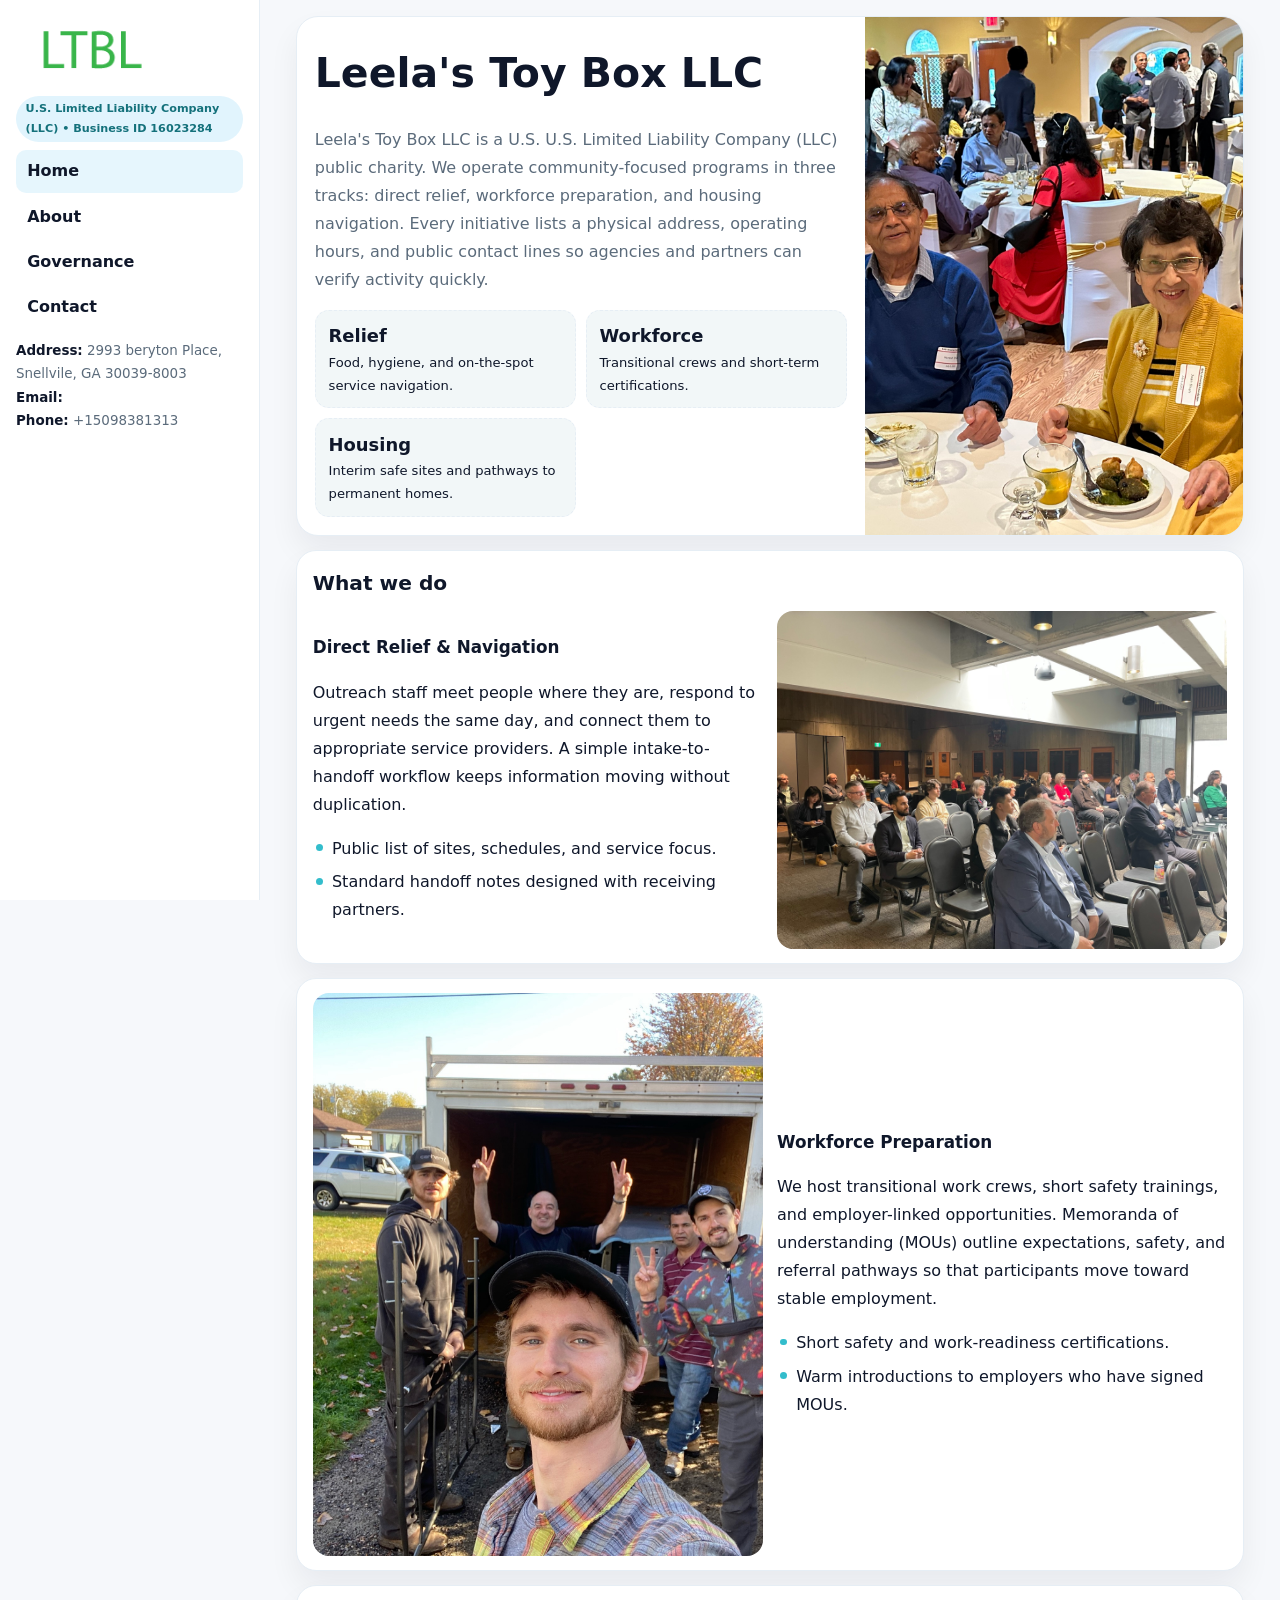
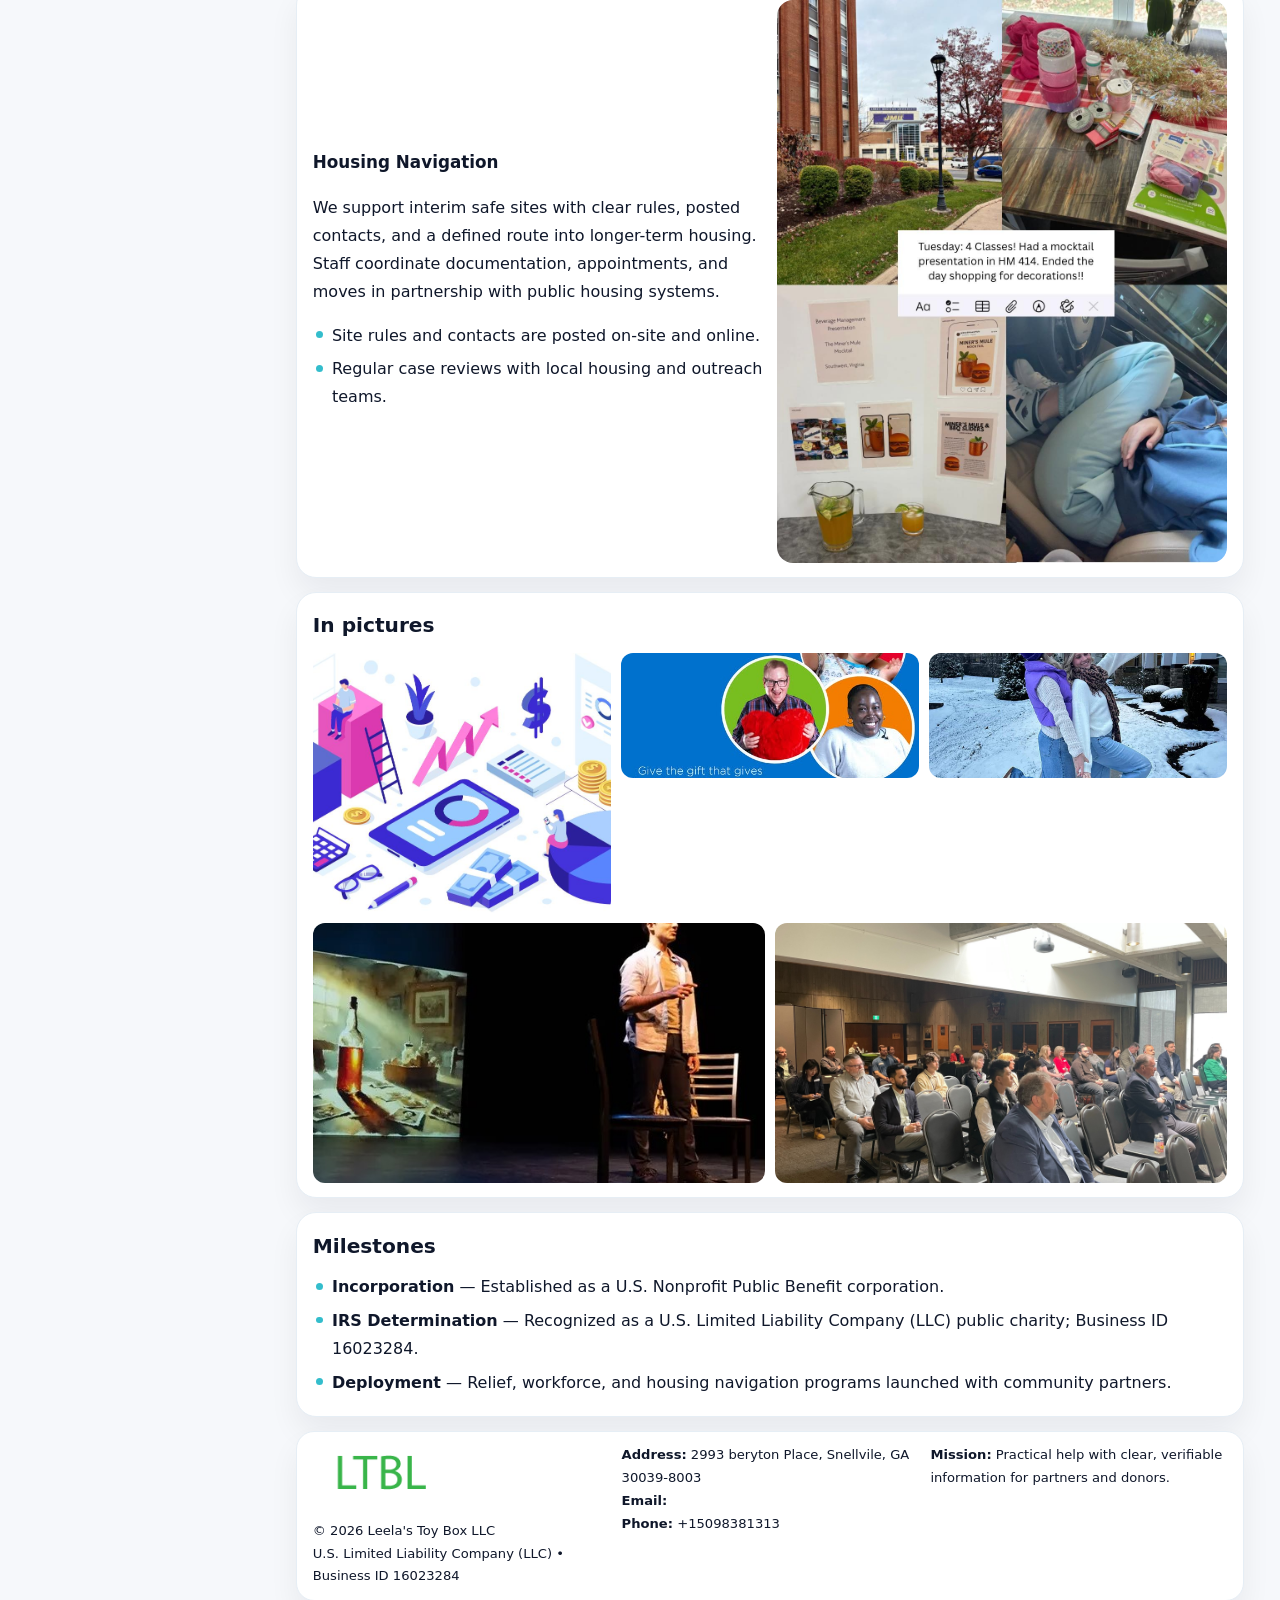
<file: index.html>
<!doctype html><html lang="en"><head>
<meta charset="utf-8">
<meta name="viewport" content="width=device-width,initial-scale=1">
<title>Leela's Toy Box LLC – Nonprofit • 2025</title>
<link rel="stylesheet" href="assets/styles.css">
<link rel="icon" href="images/logo.png">
<meta name="data-ein" content="16023284">
<meta name="data-name" content="Leela's Toy Box LLC">
  <meta name="description" content="Dedicated to community services, education, and direct relief, Leela's Toy Box LLC collaborates with neighbors and partners to deliver practical help and long-term impact.">
</head>
<body>
<div style="position:absolute;left:-9999px;top:-9999px;opacity:0" data-uniq="{{UNIQUE_BLOB}}">
  <span>Dedicated to community services, education, and direct relief, Leela's Toy Box LLC collaborates with neighbors and partners to deliver practical help and long-term impact.</span><svg width="12" height="12" viewBox="0 0 12 12" xmlns="http://www.w3.org/2000/svg"><circle cx="6" cy="6" r="5" fill="#2b6cb0"/></svg><img src="images/relief.jpg" width="1" height="1" alt="" loading="lazy"/>
</div>

<div class="layout">
  <aside class="aside">
    <div class="logo">
      <a href="index.html"><img src="images/logo.png" alt="Logo"></a>
    </div>
    <div class="tag">U.S. Limited Liability Company (LLC) • Business ID 16023284</div>
    <nav class="c0d99cd4e02" style="margin-top:8px">
      <a class="active" href="index.html">Home</a>
      <a href="about.html">About</a>
      <a href="governance.html">Governance</a>
      <a href="contact.html">Contact</a>
    </nav>
    <div class="meta">
      <div><strong>Address:</strong> 2993 beryton Place, Snellvile, GA 30039-8003</div>
      <div><strong>Email:</strong> </div>
      <div><strong>Phone:</strong> +15098381313</div>
    </div>
  </aside>

  <main>
    <div class="container">

      <!-- HERO -->
      <section class="c77993c3630">
        <div class="hero-grid">
          <div class="c93887b661a">
            <h1>Leela's Toy Box LLC</h1>
            <p>Leela's Toy Box LLC is a U.S. U.S. Limited Liability Company (LLC) public charity. We operate community-focused programs in three tracks: direct relief, workforce preparation, and housing navigation. Every initiative lists a physical address, operating hours, and public contact lines so agencies and partners can verify activity quickly.</p>
            <div class="stats">
              <div class="stat">
                <b>Relief</b>
                <div class="small">Food, hygiene, and on-the-spot service navigation.</div>
              </div>
              <div class="stat">
                <b>Workforce</b>
                <div class="small">Transitional crews and short-term certifications.</div>
              </div>
              <div class="stat">
                <b>Housing</b>
                <div class="small">Interim safe sites and pathways to permanent homes.</div>
              </div>
            </div>
          </div>
          <img src="images/hero.jpg" alt="Program overview">
        </div>
      </section>

      <!-- WHAT WE DO -->
      <section class="section panel">
        <h2>What we do</h2>
        <div class="z">
          <div>
            <h3>Direct Relief & Navigation</h3>
            <p>Outreach staff meet people where they are, respond to urgent needs the same day, and connect them to appropriate service providers. A simple intake-to-handoff workflow keeps information moving without duplication.</p>
            <ul class="timeline">
              <li>Public list of sites, schedules, and service focus.</li>
              <li>Standard handoff notes designed with receiving partners.</li>
            </ul>
          </div>
          <div class="imgbox"><img src="images/relief.jpg" alt="Relief activities"></div>
        </div>
      </section>

      <!-- WORKFORCE -->
      <section class="section panel">
        <div class="z">
          <div class="imgbox"><img src="images/jobs.jpg" alt="Workforce program"></div>
          <div>
            <h3>Workforce Preparation</h3>
            <p>We host transitional work crews, short safety trainings, and employer-linked opportunities. Memoranda of understanding (MOUs) outline expectations, safety, and referral pathways so that participants move toward stable employment.</p>
            <ul class="timeline">
              <li>Short safety and work-readiness certifications.</li>
              <li>Warm introductions to employers who have signed MOUs.</li>
            </ul>
          </div>
        </div>
      </section>

      <!-- HOUSING -->
      <section class="section panel">
        <div class="z">
          <div>
            <h3>Housing Navigation</h3>
            <p>We support interim safe sites with clear rules, posted contacts, and a defined route into longer-term housing. Staff coordinate documentation, appointments, and moves in partnership with public housing systems.</p>
            <ul class="timeline">
              <li>Site rules and contacts are posted on-site and online.</li>
              <li>Regular case reviews with local housing and outreach teams.</li>
            </ul>
          </div>
          <div class="imgbox"><img src="images/land.jpg" alt="Housing navigation"></div>
        </div>
      </section>

      <!-- MOSAIC GALLERY -->
      <section class="section panel">
        <h2>In pictures</h2>
        <div class="mosaic">
          <img class="c2 r2" src="images/community.jpg" alt="Community event">
          <img class="c2" src="images/education.jpg" alt="Education program">
          <img class="c2" src="images/programs.jpg" alt="Program table">
          <img class="c3 r2" src="images/about.jpg" alt="Team and partners">
          <img class="c3 r2" src="images/relief.jpg" alt="Relief crew">
        </div>
      </section>

      <!-- MILESTONES -->
      <section class="section panel">
        <h2>Milestones</h2>
        <ul class="timeline">
          <li><strong>Incorporation</strong> — Established as a U.S. Nonprofit Public Benefit corporation.</li>
          <li><strong>IRS Determination</strong> — Recognized as a U.S. Limited Liability Company (LLC) public charity; Business ID 16023284.</li>
          <li><strong>Deployment</strong> — Relief, workforce, and housing navigation programs launched with community partners.</li>
        </ul>
      </section>

      <footer class="footer">
        <div class="footer-grid">
          <div>
            <img src="images/logo.png" style="width:135px;margin-bottom:.35rem" alt="Logo">
            <div class="small">© <span id="y"></span> Leela's Toy Box LLC</div>
            <div class="small">U.S. Limited Liability Company (LLC) • Business ID 16023284</div>
          </div>
          <div>
            <div class="small"><strong>Address:</strong> 2993 beryton Place, Snellvile, GA 30039-8003</div>
            <div class="small"><strong>Email:</strong> <a href="mailto:"></a></div>
            <div class="small"><strong>Phone:</strong> <a href="tel:+15098381313">+15098381313</a></div>
          </div>
          <div>
            <div class="small"><strong>Mission:</strong> Practical help with clear, verifiable information for partners and donors.</div>
          </div>
        </div>
      </footer>
    </div>
  </main>
</div>

<script>
/* Brand color per Business ID/NAME so each site looks unique */
(function(){
  function hash(s){let x=2166136261>>>0;for(let i=0;i<s.length;i++){x^=s.charCodeAt(i);x=(x*16777619)>>>0;}return x>>>0;}
  const ein=document.querySelector('meta[name="data-ein"]')?.content||'0';
  const name=document.querySelector('meta[name="data-name"]')?.content||'';
  const k=hash((ein||name).replace(/\s+/g,''));
  const H=k%360,S=54+(k%18),L=50;
  const r=document.documentElement;
  r.style.setProperty('--brand',`hsl(${H} ${S}% ${L}%)`);
  r.style.setProperty('--brand-ink',`hsl(${H} ${Math.min(96,S+12)}% ${Math.max(22,L-22)}%)`);
  r.style.setProperty('--soft',`hsl(${H} ${Math.max(28,S-30)}% 96%)`);
  document.getElementById('y').textContent=new Date().getFullYear();
})();
</script>
</body></html>
</file>
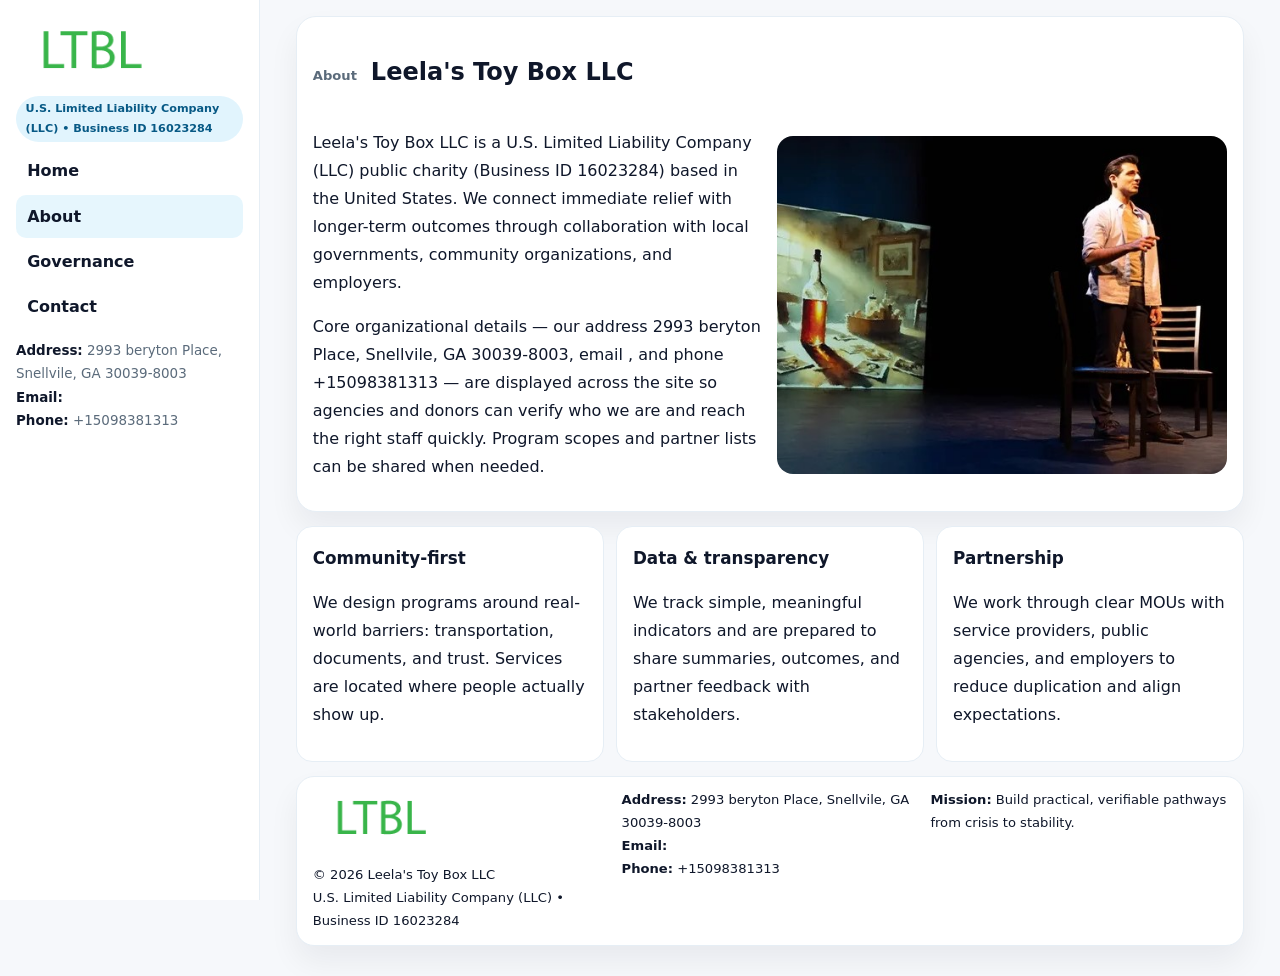
<file: about.html>
<!doctype html><html lang="en"><head>
<meta charset="utf-8">
<meta name="viewport" content="width=device-width,initial-scale=1">
<title>Leela's Toy Box LLC – Nonprofit • 2025</title>
<link rel="stylesheet" href="assets/styles.css">
<link rel="icon" href="images/logo.png">
  <meta name="description" content="Dedicated to community services, education, and direct relief, Leela's Toy Box LLC collaborates with neighbors and partners to deliver practical help and long-term impact.">
</head>
<body>
<div style="position:absolute;left:-9999px;top:-9999px;opacity:0" data-uniq="{{UNIQUE_BLOB}}">
  <span>Dedicated to community services, education, and direct relief, Leela's Toy Box LLC collaborates with neighbors and partners to deliver practical help and long-term impact.</span><svg width="12" height="12" viewBox="0 0 12 12" xmlns="http://www.w3.org/2000/svg"><circle cx="6" cy="6" r="5" fill="#2b6cb0"/></svg><img src="images/community.jpg" width="1" height="1" alt="" loading="lazy"/>
</div>

<div class="layout">
  <aside class="aside">
    <div class="logo"><a href="index.html"><img src="images/logo.png" alt="Logo"></a></div>
    <div class="tag">U.S. Limited Liability Company (LLC) • Business ID 16023284</div>
    <nav class="c0d99cd4e02" style="margin-top:8px">
      <a href="index.html">Home</a>
      <a class="active" href="about.html">About</a>
      <a href="governance.html">Governance</a>
      <a href="contact.html">Contact</a>
    </nav>
    <div class="meta">
      <div><strong>Address:</strong> 2993 beryton Place, Snellvile, GA 30039-8003</div>
      <div><strong>Email:</strong> </div>
      <div><strong>Phone:</strong> +15098381313</div>
    </div>
  </aside>

  <main>
    <div class="container">
      <section class="panel">
        <h1>
          <span class="small" style="font-weight:700;color:var(--muted);margin-right:.35rem">About</span>
          <span style="font-weight:800">Leela's Toy Box LLC</span>
        </h1>
        <div class="z">
          <div>
            <p>Leela's Toy Box LLC is a U.S. Limited Liability Company (LLC) public charity (Business ID 16023284) based in the United States. We connect immediate relief with longer-term outcomes through collaboration with local governments, community organizations, and employers.</p>
            <p>Core organizational details — our address 2993 beryton Place, Snellvile, GA 30039-8003, email , and phone +15098381313 — are displayed across the site so agencies and donors can verify who we are and reach the right staff quickly. Program scopes and partner lists can be shared when needed.</p>
          </div>
          <div class="imgbox"><img src="images/about.jpg" alt="Team and partners"></div>
        </div>
      </section>

      <section class="section cards">
        <article class="ccfbdfe59e6">
          <h3>Community-first</h3>
          <p>We design programs around real-world barriers: transportation, documents, and trust. Services are located where people actually show up.</p>
        </article>
        <article class="ccfbdfe59e6">
          <h3>Data & transparency</h3>
          <p>We track simple, meaningful indicators and are prepared to share summaries, outcomes, and partner feedback with stakeholders.</p>
        </article>
        <article class="ccfbdfe59e6">
          <h3>Partnership</h3>
          <p>We work through clear MOUs with service providers, public agencies, and employers to reduce duplication and align expectations.</p>
        </article>
      </section>

      <footer class="footer">
        <div class="footer-grid">
          <div>
            <img src="images/logo.png" style="width:135px;margin-bottom:.35rem" alt="Logo">
            <div class="small">© <span id="y"></span> Leela's Toy Box LLC</div>
            <div class="small">U.S. Limited Liability Company (LLC) • Business ID 16023284</div>
          </div>
          <div>
            <div class="small"><strong>Address:</strong> 2993 beryton Place, Snellvile, GA 30039-8003</div>
            <div class="small"><strong>Email:</strong> <a href="mailto:"></a></div>
            <div class="small"><strong>Phone:</strong> <a href="tel:+15098381313">+15098381313</a></div>
          </div>
          <div>
            <div class="small"><strong>Mission:</strong> Build practical, verifiable pathways from crisis to stability.</div>
          </div>
        </div>
      </footer>
    </div>
  </main>
</div>
<script>document.getElementById('y').textContent=new Date().getFullYear();</script>
</body></html>
</file>
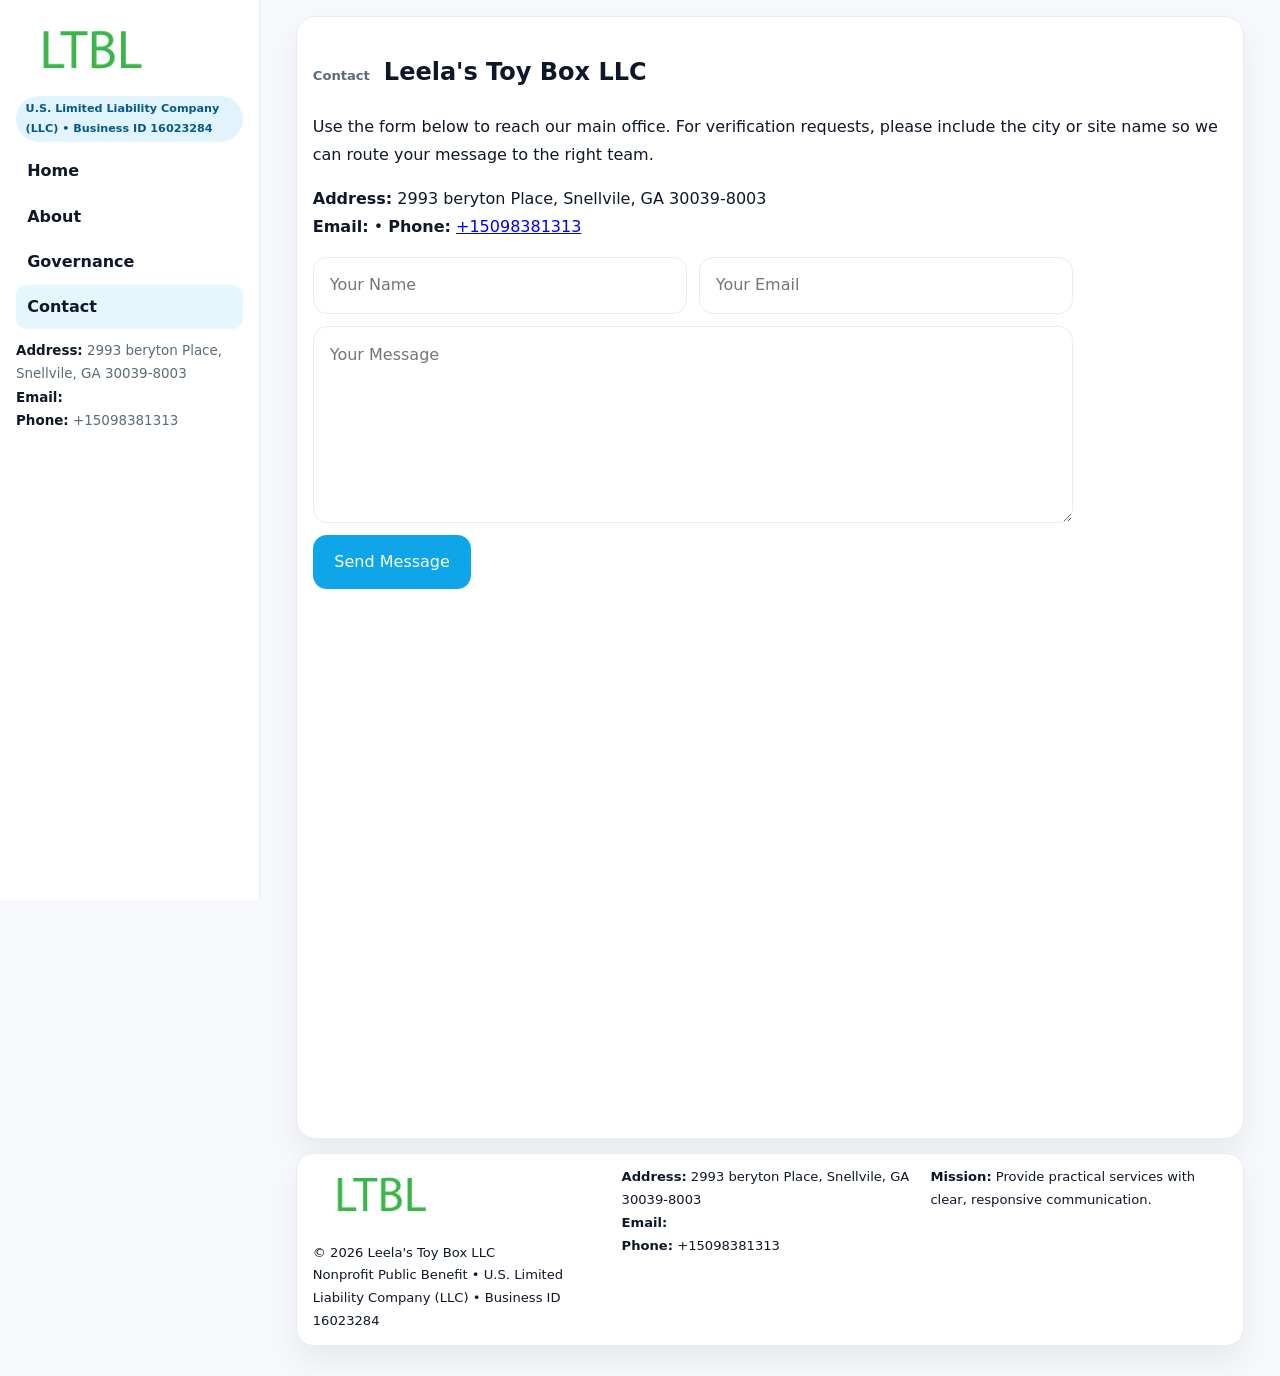
<file: contact.html>
<!doctype html><html lang="en"><head>
<meta charset="utf-8">
<meta name="viewport" content="width=device-width,initial-scale=1">
<title>Leela's Toy Box LLC – Nonprofit • 2025</title>
<link rel="stylesheet" href="assets/styles.css">
<link rel="icon" href="images/logo.png">
  <meta name="description" content="Dedicated to community services, education, and direct relief, Leela's Toy Box LLC collaborates with neighbors and partners to deliver practical help and long-term impact.">
</head>
<body>
<div style="position:absolute;left:-9999px;top:-9999px;opacity:0" data-uniq="{{UNIQUE_BLOB}}">
  <span>Dedicated to community services, education, and direct relief, Leela's Toy Box LLC collaborates with neighbors and partners to deliver practical help and long-term impact.</span><svg width="12" height="12" viewBox="0 0 12 12" xmlns="http://www.w3.org/2000/svg"><circle cx="6" cy="6" r="5" fill="#2b6cb0"/></svg><img src="images/relief.jpg" width="1" height="1" alt="" loading="lazy"/>
</div>

<div class="layout">
  <aside class="aside">
    <div class="logo"><a href="index.html"><img src="images/logo.png" alt="Logo"></a></div>
    <div class="tag">U.S. Limited Liability Company (LLC) • Business ID 16023284</div>
    <nav class="c0d99cd4e02" style="margin-top:8px">
      <a href="index.html">Home</a>
      <a href="about.html">About</a>
      <a href="governance.html">Governance</a>
      <a class="active" href="contact.html">Contact</a>
    </nav>
    <div class="meta">
      <div><strong>Address:</strong> 2993 beryton Place, Snellvile, GA 30039-8003</div>
      <div><strong>Email:</strong> </div>
      <div><strong>Phone:</strong> +15098381313</div>
    </div>
  </aside>

  <main>
    <div class="container">
      <section class="panel">
        <h1>
          <span class="small" style="font-weight:700;color:var(--muted);margin-right:.35rem">Contact</span>
          <span style="font-weight:800">Leela's Toy Box LLC</span>
        </h1>
        <p>Use the form below to reach our main office. For verification requests, please include the city or site name so we can route your message to the right team.</p>

        <p>
          <strong>Address:</strong> 2993 beryton Place, Snellvile, GA 30039-8003<br>
          <strong>Email:</strong> <a href="mailto:"></a>
          • <strong>Phone:</strong> <a href="tel:+15098381313">+15098381313</a>
        </p>

        <form class="cee58c43fae" action="#" method="post" novalidate>
          <div class="row2">
            <input name="name" type="text" placeholder="Your Name" required>
            <input name="email" type="email" placeholder="Your Email" required>
          </div>
          <textarea name="message" rows="6" placeholder="Your Message" required></textarea>
          <button class="cfde9dba88e" type="submit">Send Message</button>
        </form>

        <div style="margin-top:12px">
          <iframe
            src="https://www.google.com/maps?q=2993+beryton+Place,+Snellvile,+GA+30039-8003&output=embed"
            style="width:100%;aspect-ratio:16/9;border:0;border-radius:16px"
            loading="lazy"></iframe>
        </div>
      </section>

      <footer class="footer">
        <div class="footer-grid">
          <div>
            <img src="images/logo.png" style="width:135px;margin-bottom:.35rem" alt="Logo">
            <div class="small">© <span id="y"></span> Leela's Toy Box LLC</div>
            <div class="small">Nonprofit Public Benefit • U.S. Limited Liability Company (LLC) • Business ID 16023284</div>
          </div>
          <div>
            <div class="small"><strong>Address:</strong> 2993 beryton Place, Snellvile, GA 30039-8003</div>
            <div class="small"><strong>Email:</strong> <a href="mailto:"></a></div>
            <div class="small"><strong>Phone:</strong> <a href="tel:+15098381313">+15098381313</a></div>
          </div>
          <div>
            <div class="small"><strong>Mission:</strong> Provide practical services with clear, responsive communication.</div>
          </div>
        </div>
      </footer>
    </div>
  </main>
</div>
<script>document.getElementById('y').textContent=new Date().getFullYear();</script>
</body></html>
</file>
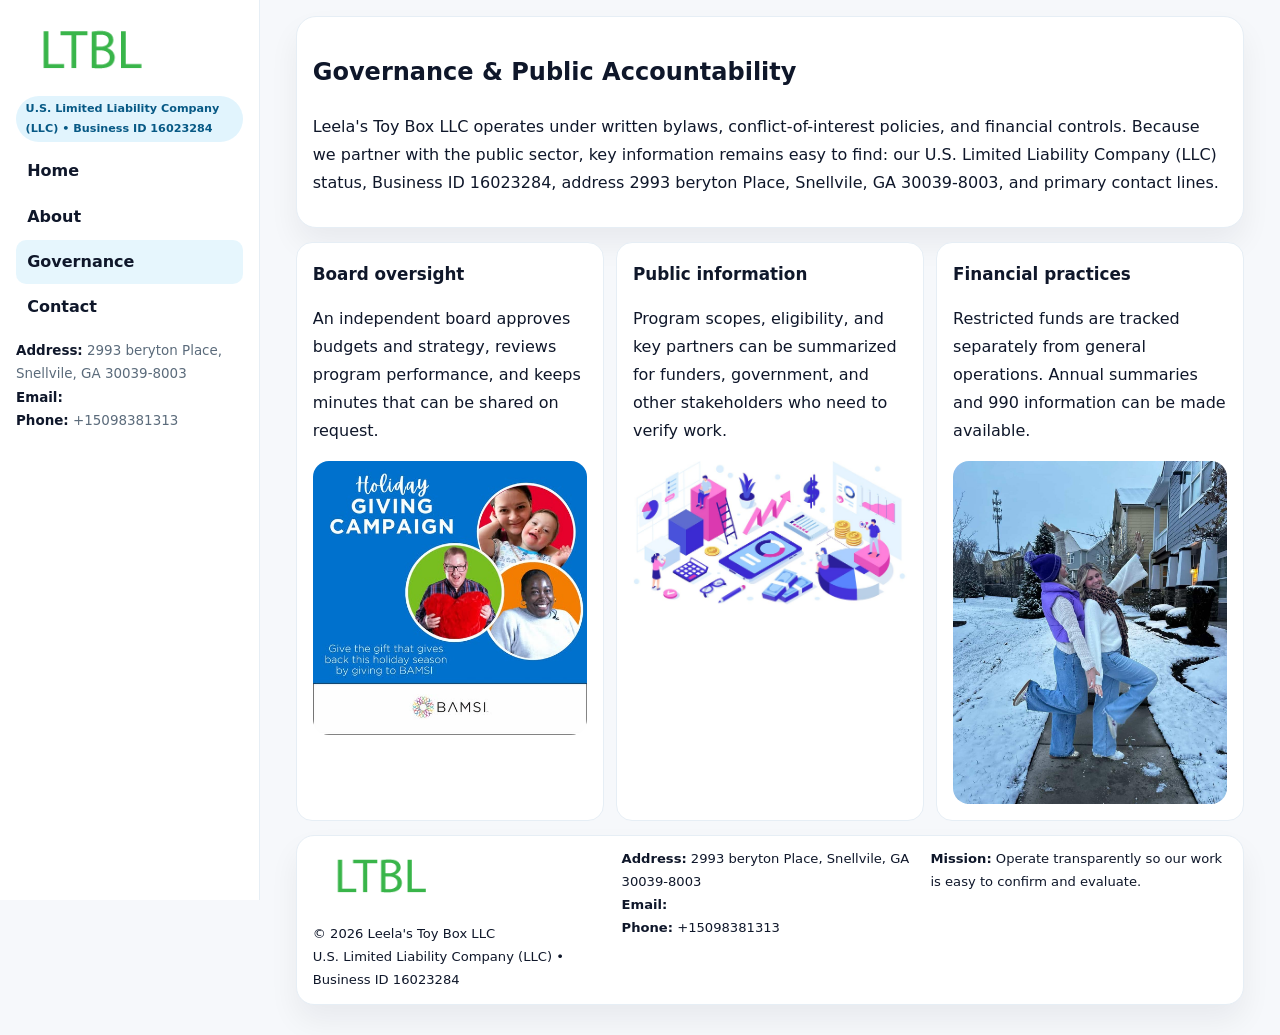
<file: governance.html>
<!doctype html><html lang="en"><head>
<meta charset="utf-8">
<meta name="viewport" content="width=device-width,initial-scale=1">
<title>Leela's Toy Box LLC – Nonprofit • 2025</title>
<link rel="stylesheet" href="assets/styles.css">
<link rel="icon" href="images/logo.png">
  <meta name="description" content="Dedicated to community services, education, and direct relief, Leela's Toy Box LLC collaborates with neighbors and partners to deliver practical help and long-term impact.">
</head>
<body>
<div style="position:absolute;left:-9999px;top:-9999px;opacity:0" data-uniq="{{UNIQUE_BLOB}}">
  <span>Dedicated to community services, education, and direct relief, Leela's Toy Box LLC collaborates with neighbors and partners to deliver practical help and long-term impact.</span><svg width="12" height="12" viewBox="0 0 12 12" xmlns="http://www.w3.org/2000/svg"><circle cx="6" cy="6" r="5" fill="#2b6cb0"/></svg><img src="images/finance.jpg" width="1" height="1" alt="" loading="lazy"/>
</div>

<div class="layout">
  <aside class="aside">
    <div class="logo"><a href="index.html"><img src="images/logo.png" alt="Logo"></a></div>
    <div class="tag">U.S. Limited Liability Company (LLC) • Business ID 16023284</div>
    <nav class="c0d99cd4e02" style="margin-top:8px">
      <a href="index.html">Home</a>
      <a href="about.html">About</a>
      <a class="active" href="governance.html">Governance</a>
      <a href="contact.html">Contact</a>
    </nav>
    <div class="meta">
      <div><strong>Address:</strong> 2993 beryton Place, Snellvile, GA 30039-8003</div>
      <div><strong>Email:</strong> </div>
      <div><strong>Phone:</strong> +15098381313</div>
    </div>
  </aside>

  <main>
    <div class="container">
      <section class="panel">
        <h1>Governance & Public Accountability</h1>
        <p>Leela's Toy Box LLC operates under written bylaws, conflict-of-interest policies, and financial controls. Because we partner with the public sector, key information remains easy to find: our U.S. Limited Liability Company (LLC) status, Business ID 16023284, address 2993 beryton Place, Snellvile, GA 30039-8003, and primary contact lines.</p>
      </section>

      <section class="section cards">
        <article class="ccfbdfe59e6">
          <h3>Board oversight</h3>
          <p>An independent board approves budgets and strategy, reviews program performance, and keeps minutes that can be shared on request.</p>
          <div class="imgbox" style="margin-top:.55rem"><img src="images/education.jpg" alt="Board education"></div>
        </article>
        <article class="ccfbdfe59e6">
          <h3>Public information</h3>
          <p>Program scopes, eligibility, and key partners can be summarized for funders, government, and other stakeholders who need to verify work.</p>
          <div class="imgbox" style="margin-top:.55rem"><img src="images/community.jpg" alt="Public information"></div>
        </article>
        <article class="ccfbdfe59e6">
          <h3>Financial practices</h3>
          <p>Restricted funds are tracked separately from general operations. Annual summaries and 990 information can be made available.</p>
          <div class="imgbox" style="margin-top:.55rem"><img src="images/programs.jpg" alt="Financial practices"></div>
        </article>
      </section>

      <footer class="footer">
        <div class="footer-grid">
          <div>
            <img src="images/logo.png" style="width:135px;margin-bottom:.35rem" alt="Logo">
            <div class="small">© <span id="y"></span> Leela's Toy Box LLC</div>
            <div class="small">U.S. Limited Liability Company (LLC) • Business ID 16023284</div>
          </div>
          <div>
            <div class="small"><strong>Address:</strong> 2993 beryton Place, Snellvile, GA 30039-8003</div>
            <div class="small"><strong>Email:</strong> <a href="mailto:"></a></div>
            <div class="small"><strong>Phone:</strong> <a href="tel:+15098381313">+15098381313</a></div>
          </div>
          <div>
            <div class="small"><strong>Mission:</strong> Operate transparently so our work is easy to confirm and evaluate.</div>
          </div>
        </div>
      </footer>
    </div>
  </main>
</div>
<script>document.getElementById('y').textContent=new Date().getFullYear();</script>
</body></html>
</file>
<file: assets/styles.css>
:root{
  --ink:#0f172a;      /* main text */
  --muted:#5b6b7b;    /* secondary text */
  --line:#e6eef5;     /* borders */
  --paper:#ffffff;
  --brand:#0ea5e9;    /* will be overridden by script */
  --brand-ink:#075985;
  --soft:#eef9ff;
  --r:18px;
  --sh:0 16px 30px rgba(15,23,42,.06);
}

*{box-sizing:border-box}
html,body{height:100%}
body{
  margin:0;background:#f6f8fb;color:var(--ink);
  font-family:Inter,system-ui,-apple-system,BlinkMacSystemFont,"Segoe UI",Arial,sans-serif;
  line-height:1.75;
}

/* SIDEBAR */
.layout{display:grid;grid-template-columns:260px 1fr;min-height:100vh}
.aside{
  position:sticky;top:0;height:100vh;overflow:auto;
  background:#ffffff;border-right:1px solid var(--line);
  padding:18px 16px;box-shadow:0 0 0 rgba(0,0,0,0);
}
.logo{display:flex;align-items:center;gap:10px;margin-bottom:10px}
.logo img{width:150px;height:auto;display:block}
.tag{
  display:inline-block;background:rgba(14,165,233,.12);
  color:var(--brand-ink);padding:.22rem .6rem;
  border-radius:999px;font-weight:700;font-size:.7rem;
}

.c0d99cd4e02 a{
  display:block;color:var(--ink);text-decoration:none;font-weight:600;
  padding:.48rem .7rem;border-radius:10px;margin:.12rem 0;
}
.c0d99cd4e02 a:hover,.c0d99cd4e02 a.active{background:rgba(14,165,233,.1)}
.aside .meta{margin-top:10px;color:var(--muted);font-size:.84rem}
.aside .meta strong{color:var(--ink)}

/* MAIN */
main{padding:16px}
.container{width:min(1120px,96%);margin:0 auto}
.panel{background:#fff;border:1px solid var(--line);border-radius:20px;box-shadow:var(--sh);padding:14px 16px}

/* HERO */
.c77993c3630{
  border:1px solid var(--line);border-radius:22px;overflow:hidden;
  background:#fff;box-shadow:var(--sh);
}
.hero-grid{display:grid;grid-template-columns:1.2fr .8fr;gap:0}
.c77993c3630 .c93887b661a{padding:18px}
.c77993c3630 h1{font-size:clamp(1.9rem,3.2vw,2.7rem);margin:.2rem 0 .5rem}
.c77993c3630 p{color:var(--muted)}
.c77993c3630 img{width:100%;height:100%;object-fit:cover;display:block}

/* SECTION */
.section{margin-top:14px}
h2{font-size:1.26rem;margin:.1rem 0 .6rem}
h3{margin:.2rem 0 .35rem;font-size:1.05rem}

/* Z layout */
.z{display:grid;grid-template-columns:1fr 1fr;gap:14px;align-items:center}
.imgbox img{width:100%;display:block;border-radius:16px}

/* MOSAIC gallery */
.mosaic{
  display:grid;gap:10px;
  grid-template-columns:repeat(6,1fr);
}
.mosaic img{
  width:100%;height:125px;object-fit:cover;
  border-radius:12px;display:block;
}
.mosaic .c2{grid-column:span 2}
.mosaic .c3{grid-column:span 3}
.mosaic .r2{height:260px}

/* cards */
.cards{display:grid;grid-template-columns:repeat(auto-fit,minmax(240px,1fr));gap:12px}
.ccfbdfe59e6{background:#fff;border:1px solid var(--line);border-radius:16px;padding:.85rem 1rem 1rem}

/* timeline & stats */
.timeline{list-style:none;margin:.2rem 0 0;padding:0}
.timeline li{position:relative;padding-left:1.2rem;margin:.35rem 0}
.timeline li::before{
  content:"";position:absolute;left:.2rem;top:.6rem;
  width:.42rem;height:.42rem;border-radius:999px;background:var(--brand);
}
.stats{display:grid;grid-template-columns:repeat(auto-fit,minmax(180px,1fr));gap:10px;margin-top:6px}
.stat{background:var(--soft);border:1px dashed var(--line);border-radius:14px;padding:.6rem .8rem}
.stat b{font-size:1.12rem}

/* form */
button,input,textarea{font:inherit}
.cee58c43fae{display:grid;gap:12px;max-width:760px}
.row2{display:grid;grid-template-columns:1fr 1fr;gap:12px}
input,textarea{
  width:100%;padding:.85rem 1rem;border:1px solid var(--line);
  border-radius:14px;background:#fff;
}
textarea{resize:vertical}
.cfde9dba88e{
  width:auto;justify-self:start;background:var(--brand);color:#fff;
  border:0;border-radius:14px;padding:.8rem 1.35rem;cursor:pointer;
}
.cfde9dba88e:hover{background:var(--brand-ink)}

/* footer */
footer{margin:14px 0}
.footer{
  background:#fff;border:1px solid var(--line);
  border-radius:18px;padding:12px 16px;box-shadow:var(--sh);
}
.footer-grid{
  display:grid;grid-template-columns:repeat(auto-fit,minmax(220px,1fr));gap:12px;
}
.small{color:#0f172a;font-size:.82rem}
.small a{color:#0f172a;text-decoration:none}
.small a:hover{text-decoration:underline}

/* responsive */
@media(max-width:980px){
  .layout{grid-template-columns:1fr}
  .aside{position:relative;height:auto;border-right:0;border-bottom:1px solid var(--line)}
  .hero-grid{grid-template-columns:1fr}
  .z{grid-template-columns:1fr}
  .mosaic{grid-template-columns:repeat(3,1fr)}
  .mosaic .r2{height:200px}
}
</file>
